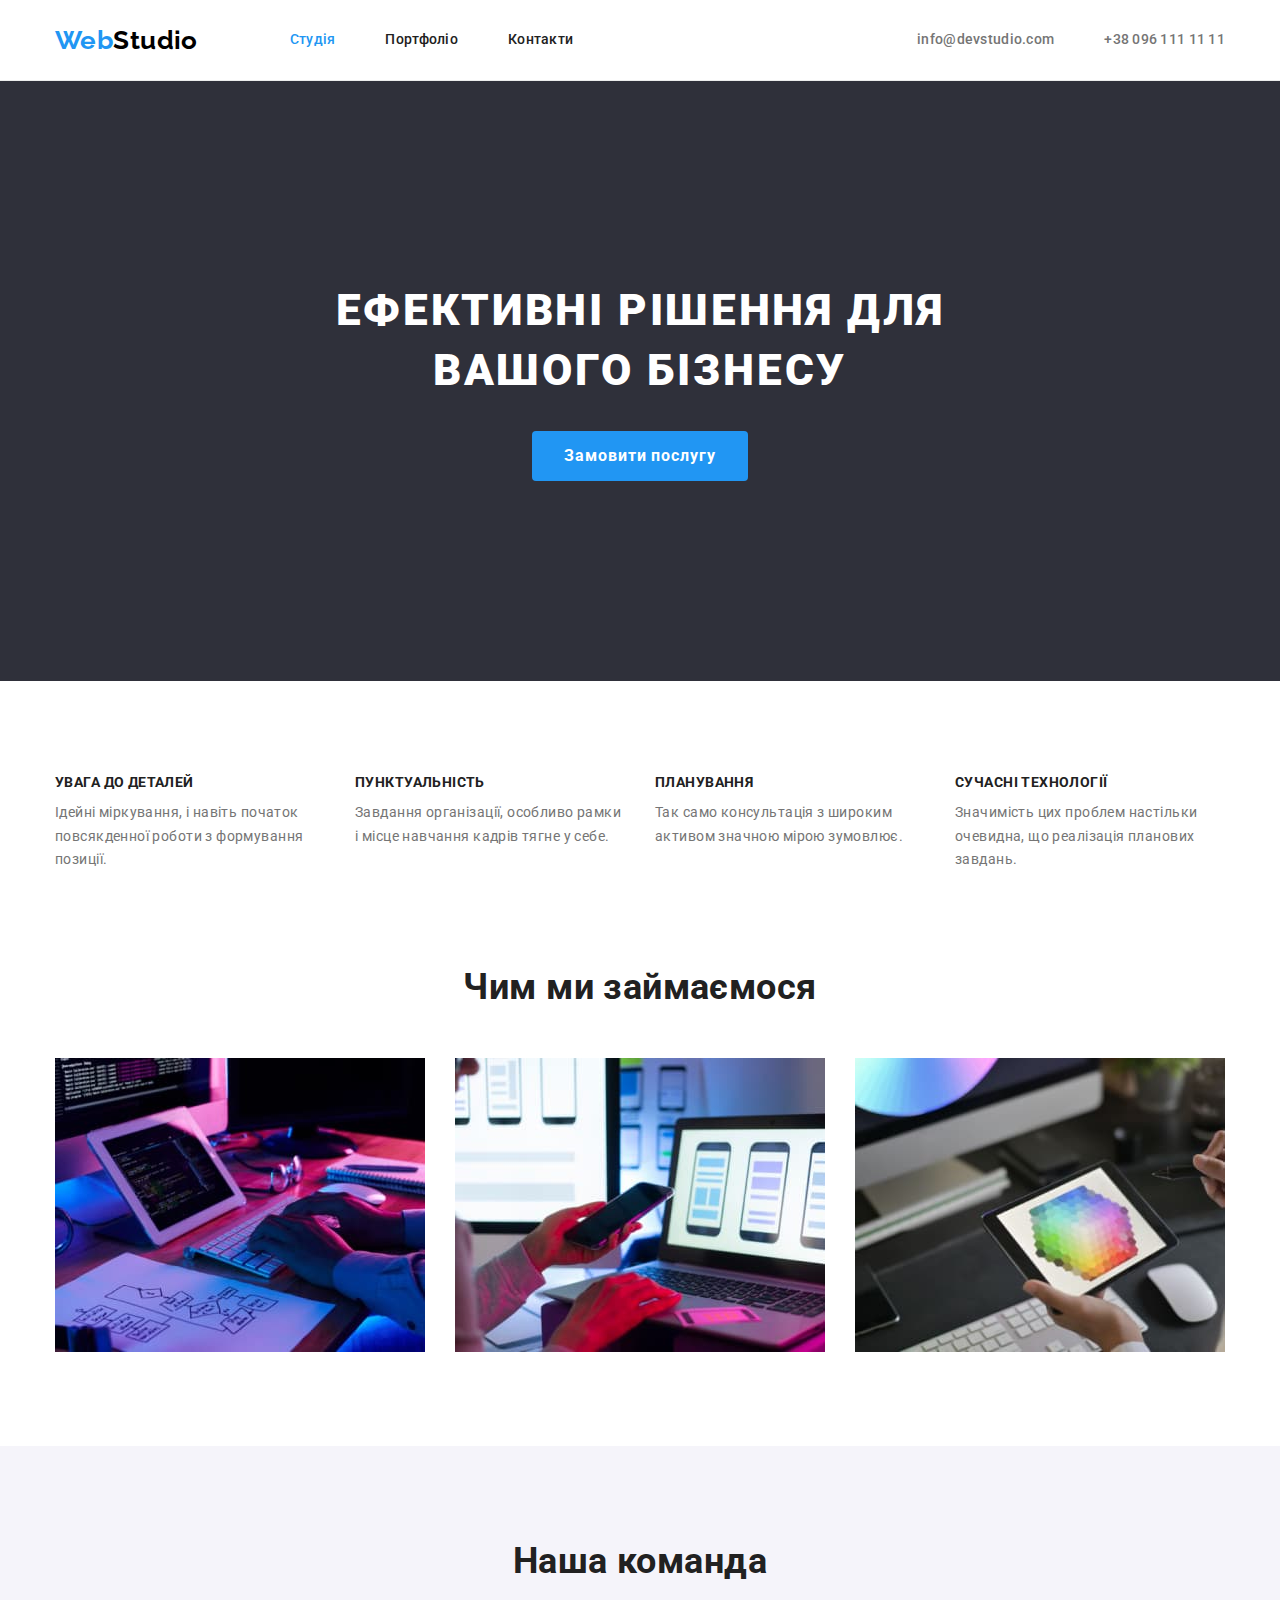
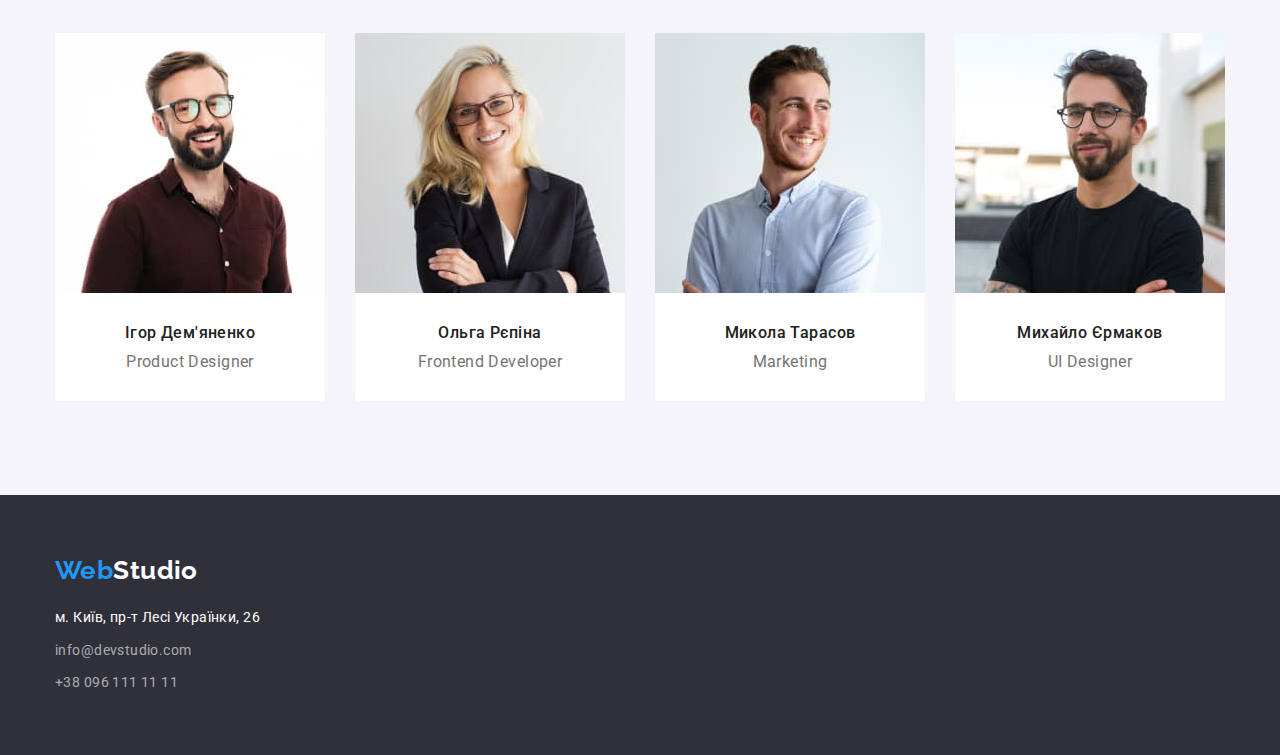
<file: index.html>
<!DOCTYPE html>
<html lang="uk">
<head>
    <meta charset="UTF-8">
    <meta http-equiv="X-UA-Compatible" content="IE=edge">
    <meta name="viewport" content="width=device-width, initial-scale=1.0">
    <title>WebStudio</title>
    <link rel="preconnect" href="https://fonts.googleapis.com">
    <link rel="preconnect" href="https://fonts.gstatic.com" crossorigin>
    <link href="https://fonts.googleapis.com/css2?family=Raleway:wght@700&family=Roboto:wght@400;500;700;900&display=swap"
        rel="stylesheet">
    <link rel="stylesheet" href="https://cdn.jsdelivr.net/npm/modern-normalize@1.1.0/modern-normalize.min.css">
    <link rel="stylesheet" href="./css/styles.css">
</head>
<body>
 <!--Шапка сайта-->
 <header class="page-header">
    <div class="container page-header-box">
     <nav class="page-nav">
         <a class="main-logo" href="./index.html" lang="en">Web<span class="logo-dark">Studio</span></a>
         <ul class="menu list">
             <li class="menu-item"><a class="menu-link current link" href="./index.html">Студія</a></li>
             <li class="menu-item"><a class="menu-link link" href="./portfolio.html">Портфоліо</a></li>
             <li class="menu-item"><a class="menu-link link" href="#">Контакти</a></li>
         </ul>
      </nav>

     <ul class="menu-contact list">
         <li class="header-mail-item"><a class="header-mail link" href="mailto:info@devstudio.com">info@devstudio.com</a></li>
         <li class="header-phone-item"><a class="header-phone link" href="tel:+380961111111">+38 096 111 11 11</a></li>
     </ul>
    </div>
 </header>
 <!--Основний контент сторінки сайту-->
  <main class="studio-main">
    <!--Секція 1 ефективні рішення/Секція Герой-->
    <section class="section-service section">
        <div class="container service-box">
        <h1 class="top-title">Ефективні рішення для вашого бізнесу</h1>
        <button class="top-btn" type="button">Замовити послугу</button>
        </div>
    </section>
    <!--Секція 2 Наші переваги, заголовок прихований-->
    <section class="section-advantages">
        <div class="container">
        <h2 class="title-advantages visually-hidden">Наші переваги</h2>
        <ul class="list-advantages list">
            <li class="item-advantages">
                <h3 class="subtitle-advantages">Увага до деталей</h3>
                <p class="text-advantages">Ідейні міркування, і навіть початок повсякденної роботи з формування позиції.</p>
            </li>
            <li class="item-advantages">
                <h3 class="subtitle-advantages">Пунктуальність</h3>
                <p class="text-advantages">Завдання організації, особливо рамки і місце навчання кадрів тягне у себе.</p>
            </li>
            <li class="item-advantages">
                <h3 class="subtitle-advantages">Планування</h3>
                <p class="text-advantages">Так само консультація з широким активом значною мірою зумовлює.</p>
            </li>
            <li class="item-advantages">
                <h3 class="subtitle-advantages">Сучасні технології</h3>
                <p class="text-advantages">Значимість цих проблем настільки очевидна, що реалізація планових завдань.</p>
            </li>
        </ul>
        </div>
    </section>
    <!--Секція 3 Чим ми займаємося-->
    <section class="section-our-work">
        <div class="container">
        <h2 class="title-our-work">Чим ми займаємося</h2>
        <ul class="list-our-work list">
            <li><img class="img-our-work" src="./images/box1-1.jpg" alt="Людина працює за комп'ютером" width="370" height="294"></li>
            <li><img class="img-our-work" src="./images/box1-2.jpg" alt="Людина працює з телефоном" width="370" height="294"></li>
            <li><img class="img-our-work" src="./images/box1-3.jpg" alt="Людина працює з планшетом" width="370" height="294"></li>
        </ul>
        </div>
    </section>
    <!--Секція 4 представлена Наша команда-->
    <section class="section-team">
        <div class="container">
        <h2 class="title-team">Наша команда</h2>
        <ul class="list-team list team-box">
            <li class="item-team">
                <img class="img-team" src="./images/img-id-2-1.jpg" alt="Хлопець в окулярах посміхається" width="270" height="260">
                <div class="name-post-box">
                    <h3 class="name-team">Ігор Дем'яненко</h3>
                    <p class="post-team" lang="en">Product Designer</p>
                </div>
            </li>
            <li class="item-team">
                <img class="img-team" src="./images/img-or-2-2.jpg" alt="Дівчина в окулярах посміхається" width="270" height="260">
                <div class="name-post-box">
                <h3 class="name-team">Ольга Рєпіна</h3>
                <p class="post-team" lang="en">Frontend Developer</p>
                </div>
            </li>
            <li class="item-team">
                <img class="img-team" src="./images/img-mt-2-3.jpg" alt="Хлопець посміхається" width="270" height="260">
                <div class="name-post-box">
                <h3 class="name-team">Микола Тарасов</h3>
                <p class="post-team" lang="en">Marketing</p>
                </div>
            </li>
            <li class="item-team">
                <img class="img-team" src="./images/img-me-2-4.jpg" alt="Хлопець в окулярах" width="270" height="260">
                <div class="name-post-box">
                <h3 class="name-team">Михайло Єрмаков</h3>
                <p class="post-team" lang="en">UI Designer</p>
                </div>
            </li>
        </ul>
        </div>
    </section>
  </main>
  <!--Футер сторінки сайту-->
  <footer class="footer section-footer">
    <div class="container">
    <a class="main-logo logo-footer" href="./index.html" lang="en">Web<span class="logo-light">Studio</span></a>
    <address class="address">
        <ul class="list-address list address-mail address-phone">
            <li class="item-address"><a class="link-address-map link" href="https://goo.gl/maps/CPtrU1FHBa2aNyZL9" target="_blank" rel="noopener noreferrer nofollow">м. Київ, пр-т Лесі Українки, 26</a></li>
            <li class="item-address"><a class="link-address-mail link" href="mailto:info@devstudio.com">info@devstudio.com</a></li>
            <li class="item-address"><a class="link-address-phone link" href="tel:+380961111111">+38 096 111 11 11</a></li>
        </ul>
    </address>
    </div>
  </footer>   
</body>
</html>
</file>
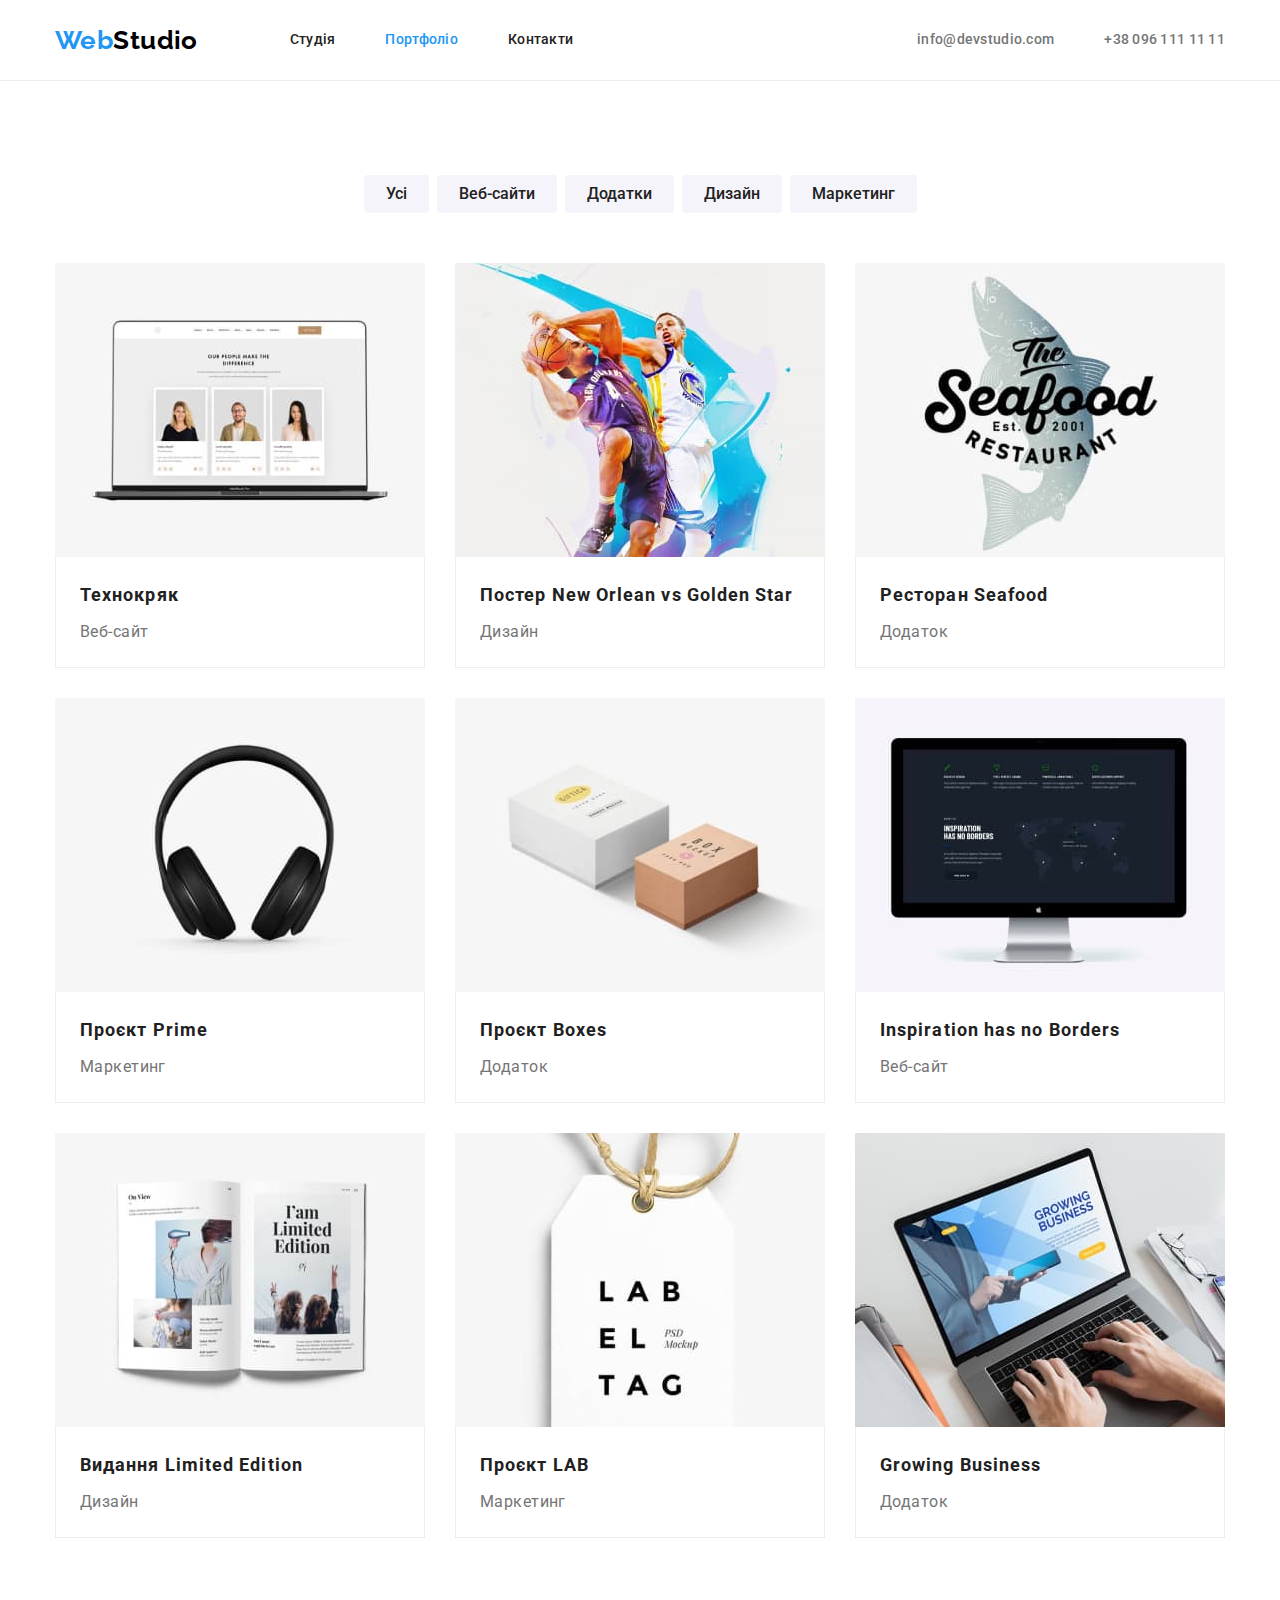
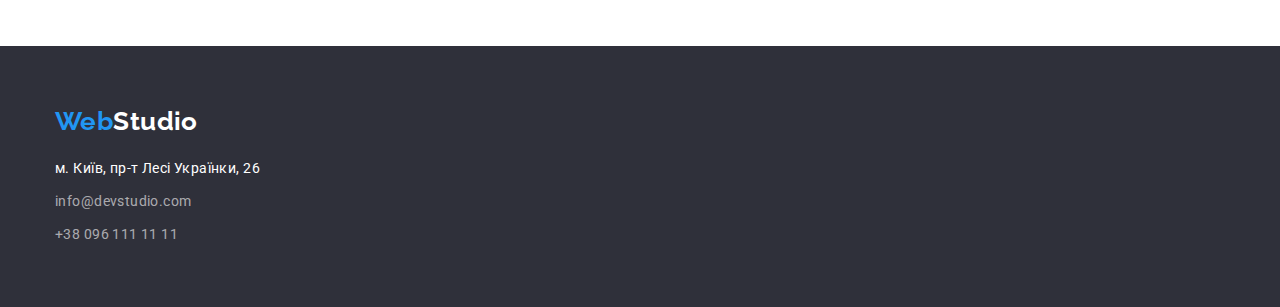
<file: portfolio.html>
<!DOCTYPE html>
    <html lang="uk">
    <head>
        <meta charset="UTF-8">
        <meta http-equiv="X-UA-Compatible" content="IE=edge">
        <meta name="viewport" content="width=device-width, initial-scale=1.0">
        <title>WebStudio</title>
        <link rel="preconnect" href="https://fonts.googleapis.com">
        <link rel="preconnect" href="https://fonts.gstatic.com" crossorigin>
        <link
            href="https://fonts.googleapis.com/css2?family=Raleway:wght@700&family=Roboto:wght@400;500;700;900&display=swap"
            rel="stylesheet">
        <link rel="stylesheet" href="https://cdn.jsdelivr.net/npm/modern-normalize@1.1.0/modern-normalize.min.css">
        <link rel="stylesheet" href="./css/styles.css">
    </head>
    
    <body>
        <!--Шапка сайта-->
        <header class="page-header">
            <div class="container page-header-box">
            <nav class="page-nav">
                <a class="main-logo" href="./index.html" lang="en">Web<span class="logo-dark">Studio</span></a>
                <ul class="menu list">
                    <li class="menu-item"><a class="menu-link link" href="./index.html">Студія</a></li>
                    <li class="menu-item"><a class="menu-link current link" href="./portfolio.html">Портфоліо</a></li>
                    <li class="menu-item"><a class="menu-link link" href="#">Контакти</a></li>
                </ul>
            </nav>
    
            <ul class="menu-contact list">
                <li class="header-mail-item"><a class="header-mail link" href="mailto:info@devstudio.com">info@devstudio.com</a></li>
                <li class="header-phone-item"><a class="header-phone link" href="tel:+380961111111">+38 096 111 11 11</a></li>
            </ul>
            </div>
        </header>
    <!--Основний контент сторінки сайту-->
    <main class="portfolio-main">
        <!--Секція Портфоліо-->
        <section class="section-portfolio">
            <div class="container">
            <!--h1 прихований заголовок-->
            <h1 class="title-portfolio visually-hidden">Наше портфоліо</h1>
            <ul class="list-btm-filter list">
                <li class="item-btm-filter"><button class="btn-filter" type="button">Усі</button></li>
                <li class="item-btm-filter"><button class="btn-filter" type="button">Веб-сайти</button></li>
                <li class="item-btm-filter"><button class="btn-filter" type="button">Додатки</button></li>
                <li class="item-btm-filter"><button class="btn-filter" type="button">Дизайн</button></li>
                <li class="item-btm-filter"><button class="btn-filter" type="button">Маркетинг</button></li>
            </ul>
            <ul class="list-portfolio list">
                <li>
                    <a class="link-portfolio link" href="">
                        <img class="img-portfolio" src="./images/portfolio-1.jpg" alt="Ноутбук" width="370" height="294">
                        <div class="item-portfolio-box">
                        <h2 class="subtitle-portfolio">Технокряк</h2>
                        <p class="text-portfolio">Веб-сайт</p>
                        </div>
                    </a>
                </li>
                <li>
                    <a class="link-portfolio link" href="">
                        <img class="img-portfolio" src="./images/portfolio-2.jpg" alt="Два хлопці баскетболісти" width="370" height="294">
                        <div class="item-portfolio-box">
                        <h2 class="subtitle-portfolio">Постер <span lang="en">New Orlean vs Golden Star</span></h2>
                        <p class="text-portfolio">Дизайн</p>
                        </div>
                    </a>
                </li>
                <li>
                    <a class="link-portfolio link" href="">
                        <img class="img-portfolio" src="./images/portfolio-3.jpg" alt="Логотип ресторану з рибою" width="370" height="294">
                        <div class="item-portfolio-box">
                        <h2 class="subtitle-portfolio">Ресторан <span lang="en">Seafood</span></h2>
                        <p class="text-portfolio">Додаток</p>
                        </div>
                    </a>
                </li>
                <li>
                    <a class="link-portfolio link" href="">
                        <img class="img-portfolio" src="./images/portfolio-4.jpg" alt="Бездротові навушники" width="370" height="294">
                        <div class="item-portfolio-box">
                        <h2 class="subtitle-portfolio">Проєкт <span lang="en">Prime</span></h2>
                        <p class="text-portfolio">Маркетинг</p>
                        </div>
                    </a>
                </li>
                <li>
                    <a class="link-portfolio link" href="">
                        <img class="img-portfolio" src="./images/portfolio-5.jpg" alt="Дві коробки" width="370" height="294">
                        <div class="item-portfolio-box">
                        <h2 class="subtitle-portfolio">Проєкт <span lang="en">Boxes</span></h2>
                        <p class="text-portfolio">Додаток</p>
                        </div>
                    </a>
                </li>
                <li>
                    <a class="link-portfolio link" href="">
                        <img class="img-portfolio" src="./images/portfolio-6.jpg" alt="Монітор комп'ютера" width="370" height="294">
                        <div class="item-portfolio-box">
                        <h2 class="subtitle-portfolio" lang="en">Inspiration has no Borders</h2>
                        <p class="text-portfolio">Веб-сайт</p>
                        </div>
                    </a>
                </li>
                <li>
                    <a class="link-portfolio link" href="">
                        <img class="img-portfolio" src="./images/portfolio-7.jpg" alt="Журнал з картинками" width="370" height="294">
                        <div class="item-portfolio-box">
                        <h2 class="subtitle-portfolio">Видання <span lang="en">Limited Edition</span></h2>
                        <p class="text-portfolio">Дизайн</p>
                        </div>
                    </a>
                </li>
                <li>
                    <a class="link-portfolio link" href="">
                        <img class="img-portfolio" src="./images/portfolio-8.jpg" alt="Біла етикетка" width="370" height="294">
                        <div class="item-portfolio-box">
                        <h2 class="subtitle-portfolio">Проєкт <span lang="en">LAB</span></h2>
                        <p class="text-portfolio">Маркетинг</p>
                        </div>
                    </a>
                </li>
                <li>
                    <a class="link-portfolio link" href="">
                        <img class="img-portfolio" src="./images/portfolio-9.jpg" alt="Людина працює в ноутбуці" width="370" height="294">
                        <div class="item-portfolio-box">
                        <h2 class="subtitle-portfolio" lang="en">Growing Business</h2>
                        <p class="text-portfolio">Додаток</p>
                        </div>
                    </a>
                </li>
            </ul>
            </div>

        </section>
        
    </main>
    <!--Футер сторінки сайту-->
    <footer class="footer section-footer">
        <div class="container">
        <a class="main-logo logo-footer" href="./index.html" lang="en">Web<span class="logo-light">Studio</span></a>
        <address class="address">
            <ul class="list-address list address-mail address-phone">
                <li class="item-address"><a class="link-address-map link" href="https://goo.gl/maps/CPtrU1FHBa2aNyZL9" target="_blank"
                        rel="noopener noreferrer nofollow">м. Київ, пр-т Лесі Українки, 26</a></li>
                <li class="item-address"><a class="link-address-mail link" href="mailto:info@devstudio.com">info@devstudio.com</a></li>
                <li class="item-address"><a class="link-address-phone link" href="tel:+380961111111">+38 096 111 11 11</a></li>
            </ul>
        </address>
        </div>
    </footer>
    </body>
    
    </html>
</file>
<file: css/styles.css>
:root {
    --primary-font-family: 'Roboto'; sans-serif;
    --logo-font-family: 'Raleway'; sans-serif;
    --accent-color: #2196F3;
    --primary-text-color: #212121;
    --secondary-text-color: #757575;
    --primary-background: #FFFFFF;
    --primery-logo-text-color: #2196F3;
    --secondary-logo-text-dark: #000000;
    --secondary-logo-text-light: #FFFFFF;
    --background-section-service: #2F303A;
    --top-button-background: #2196F3;
    --top-button-accent-background: #188CE8;
    --footer-background: #2F303A;
    --section-time-background: #F5F4FA;
    --primary-light-color-text: #FFFFFF;
    --button-filter-background: #F5F4FA;
        
}

h1,
h2,
h3,
h4,
p {
    margin-top: 0;
    margin-bottom: 0;
}

ul {
    margin-top: 0;
    margin-top: 0;
    padding-left: 0;
}

body {
    font-size: 14px;
    background: var(--primary-background);
    font-family: var(--primary-font-family);
    letter-spacing: 0.03em;
    color: var(--primary-text-color);
}

.link {
    text-decoration: none;
}

.list {
    list-style: none;
}

img {
    display: block;
    max-width: 100%;
    height: auto;
}

button {
    font-family: inherit;
    cursor: pointer;
}

/*==HEADER==*/

/*==навігація==*/

.container {
    width: 1200px;
    padding-left: 15px;
    padding-right: 15px;
    margin-left: auto;
    margin-right: auto;
}

.page-header-box {
    display: flex;
    justify-content: space-between;
    align-items: center;
}

.page-header {
    display: flex;
    align-items: center;
    border-bottom: 1px solid #ECECEC;
}

.page-nav {
    display: flex;
    align-items: center;
}

.main-logo {
        font-family: var(--logo-font-family);
        font-weight: 700;
        font-size: 26px;
        line-height: 1.19;   
        text-decoration: none;
        color: var(--primery-logo-text-color);
        padding-top: 24px;
        padding-bottom: 24px;
        margin-right: 92px;
        display: block;
}

.logo-dark {
    color: var(--secondary-logo-text-dark);
}

.logo-light {
    color: var(--secondary-logo-text-light);
}

.menu {
    display: flex;
    align-items: center;
    margin-bottom: 0px;
}

.menu-item:not(:last-child) {
    margin-right: 50px;
}


.menu-link {
    font-weight: 500;
    line-height: 1.14;
    letter-spacing: 0.02em;
    color: var(--primary-text-color);
    display: block;
    padding-top: 32px;
    padding-bottom: 32px;

}

.menu-link:hover,
.menu-link:focus {
    color: var(--accent-color);
}

.menu-link.current {
    color: var(--accent-color);
}

.header-mail {
    display: block;
    padding-top: 32px;
    padding-bottom: 32px;
}

.header-mail-item {
    margin-left: auto;
}

.header-phone-item {
    margin-left: 50px;
}

.header-phone {
    display: block;
    padding-top: 32px;
    padding-bottom: 32px;
}

/*==Header контакти: пошта, телефон==*/

.menu-contact {
    display: flex;
    align-items: center;
    margin-bottom: 0px;
}

.header-mail,
.header-phone {
        font-weight: 500;
        line-height: 1.14;
        letter-spacing: 0.02em;
        color: var(--secondary-text-color);
}

.header-mail:hover,
.header-mail:focus {
    color: var(--accent-color);
}

.header-phone:hover,
.header-phone:focus {
    color: var(--accent-color);
}

/*==MAIN==*/

/*==section-service/ Секція 1 ефективні рішення==*/


.section-service {
    background: var(--background-section-service);
    padding-top: 200px;
    padding-bottom: 200px;
}


.top-title {
        font-weight: 900;
        font-size: 44px;
        line-height: 1.36;
        text-align: center;
        letter-spacing: 0.06em;
        text-transform: uppercase;
        color: var(--primary-light-color-text);
        margin-bottom: 30px;
        margin-left: auto;
        margin-right: auto;
        width: 700px;
}

.top-btn {
        font-weight: 700;
        font-size: 16px;
        line-height: 1.88;
        display: flex;
        justify-content: center;
        align-items: center;
        text-align: center;
        letter-spacing: 0.06em;
        cursor: pointer;
        color: var(--primary-light-color-text);
        background: var(--top-button-background);
        margin-left: auto;
        margin-right: auto; 
        border-radius: 4px;
        width: 216px;
        height: 50px;
        border: none;
}

.top-btn:hover,
.top-btn:focus {
    background: var(--top-button-accent-background);
}

/*==section-advantages/Секція 2 Наші переваги,
заголовок прихований==*/

.visually-hidden {
    position: absolute;
    white-space: nowrap;
    width: 1px;
    height: 1px;
    overflow: hidden;
    border: 0;
    padding: 0;
    clip: rect(0 0 0 0);
    clip-path: inset(50%);
    margin: -1px;
}

.section-advantages {
    padding-top: 94px;
    padding-bottom: 94px;
}

.list-advantages {
    display: flex;
    column-gap: 30px;
    margin-left: auto;
    margin-right: auto;
    margin-bottom: 0px;

}

.item-advantages {
    width: 270px;
}

.subtitle-advantages {
        font-weight: 700;
        line-height: 1.14;
        text-transform: uppercase;
        margin-bottom: 10px;
        font-size: 14px;
}

.text-advantages {
        font-weight: 400;
        line-height: 1.71;
        color: var(--secondary-text-color);
}

/*==section-our-work/Секція 3 Чим ми займаємося==*/

.section-our-work {
    padding-bottom: 94px;
}

.title-our-work {
        font-weight: 700;
        font-size: 36px;
        line-height: 1.17;
        text-align: center;
        margin-bottom: 50px;
}

/*==section-team/Секція 4 представлена Наша команда==*/

.section-team {
    background: var(--section-time-background);
    padding-top: 94px;
    padding-bottom: 94px;
}

.title-team {
    font-weight: 700;
    font-size: 36px;
    line-height: 1.17;
    text-align: center;
    margin-bottom: 50px;
    margin-left: auto;
    margin-right: auto;
}

.team-box {
    display: flex;
    column-gap: 30px;
    margin-left: auto;
    margin-right: auto;
    margin-bottom: 0px;
}

.name-post-box {
    padding: 30px;
}

.list-our-work {
    display: flex;
    column-gap: 30px;
    margin-bottom: 0px;
}

.item-team {
    background: var(--primary-background);
    border-radius: 0px 0px 4px 4px;
}

.name-team {
        font-weight: 500;
        font-size: 16px;
        line-height: 1.19;
        text-align: center;
        margin-bottom: 10px;
}

.post-team {
        font-weight: 400;
        font-size: 16px;
        line-height: 1.19;
        text-align: center;
        color: var(--secondary-text-color);
}

/*===FOOTER/Футер-підвал==*/

.footer {
    background: var(--footer-background);
}

.section-footer {
    padding-top: 60px;
    padding-bottom: 60px;
}

.logo-footer {
    margin-bottom: 20px;
    padding-top: 0px;
    padding-bottom: 0px;
}

address {
    font-style: normal;
}

.list-address {
    margin-bottom: 0px;
}

.item-address:not(:last-child) {
    margin-bottom: 9px;
}

.link-address-map {
    font-weight: 400;
    line-height: 1.71;
    color: var(--primary-light-color-text);
}

.link-address-mail,
.link-address-phone {
        font-weight: 400;
        line-height: 1.71;
        color: rgba(255, 255, 255, 0.6);
}

.link-address-map:hover,
.link-address-map:focus {
    color: var(--accent-color);
}

.link-address-mail:hover,
.link-address-mail:focus {
    color: var(--accent-color);
}

.link-address-phone:hover,
.link-address-phone:focus {
    color: var(--accent-color);
}

/*==MAIN/сторінки portfolio==*/

/*==section-portfolio/Секція Портфоліо==*/

.section-portfolio {
    padding-top: 94px;
    padding-bottom: 94px;
}

.list-btm-filter {
    display: flex;
    align-items: center;
    justify-content: center;
    margin-bottom: 50px;
}

.item-btm-filter:not(:last-child) {
    margin-right: 8px;
}

.btn-filter {
        font-weight: 500;
        font-size: 16px;
        line-height: 1.63;
        text-align: center;
        background: var(--button-filter-background);
        color: var(--primary-text-color);
        padding: 6px 22px;
        border-radius: 4px;
        border: none;
}

.btn-filter:hover,
.btn-filter:focus {
    background: var(--accent-color);
    color: var(--primary-light-color-text);
    box-shadow: 0px 3px 1px rgba(0, 0, 0, 0.1), 0px 1px 2px rgba(0, 0, 0, 0.08), 0px 2px 2px rgba(0, 0, 0, 0.12);
}

.item-portfolio-box {
    padding: 20px 24px;
    border-bottom: 1px solid #EEEEEE;
    border-left: 1px solid #EEEEEE;
    border-right: 1px solid #EEEEEE;
}

.list-portfolio {
    display: flex;
    flex-wrap: wrap;
    gap: 30px;
}

.subtitle-portfolio {
        font-weight: 700;
        font-size: 18px;
        line-height: 2;
        letter-spacing: 0.06em;
        color: var(--primary-text-color);
        margin-bottom: 4px;
}

.text-portfolio {
        font-weight: 400;
        font-size: 16px;
        line-height: 1.88;
        color: var(--secondary-text-color);
}
</file>
